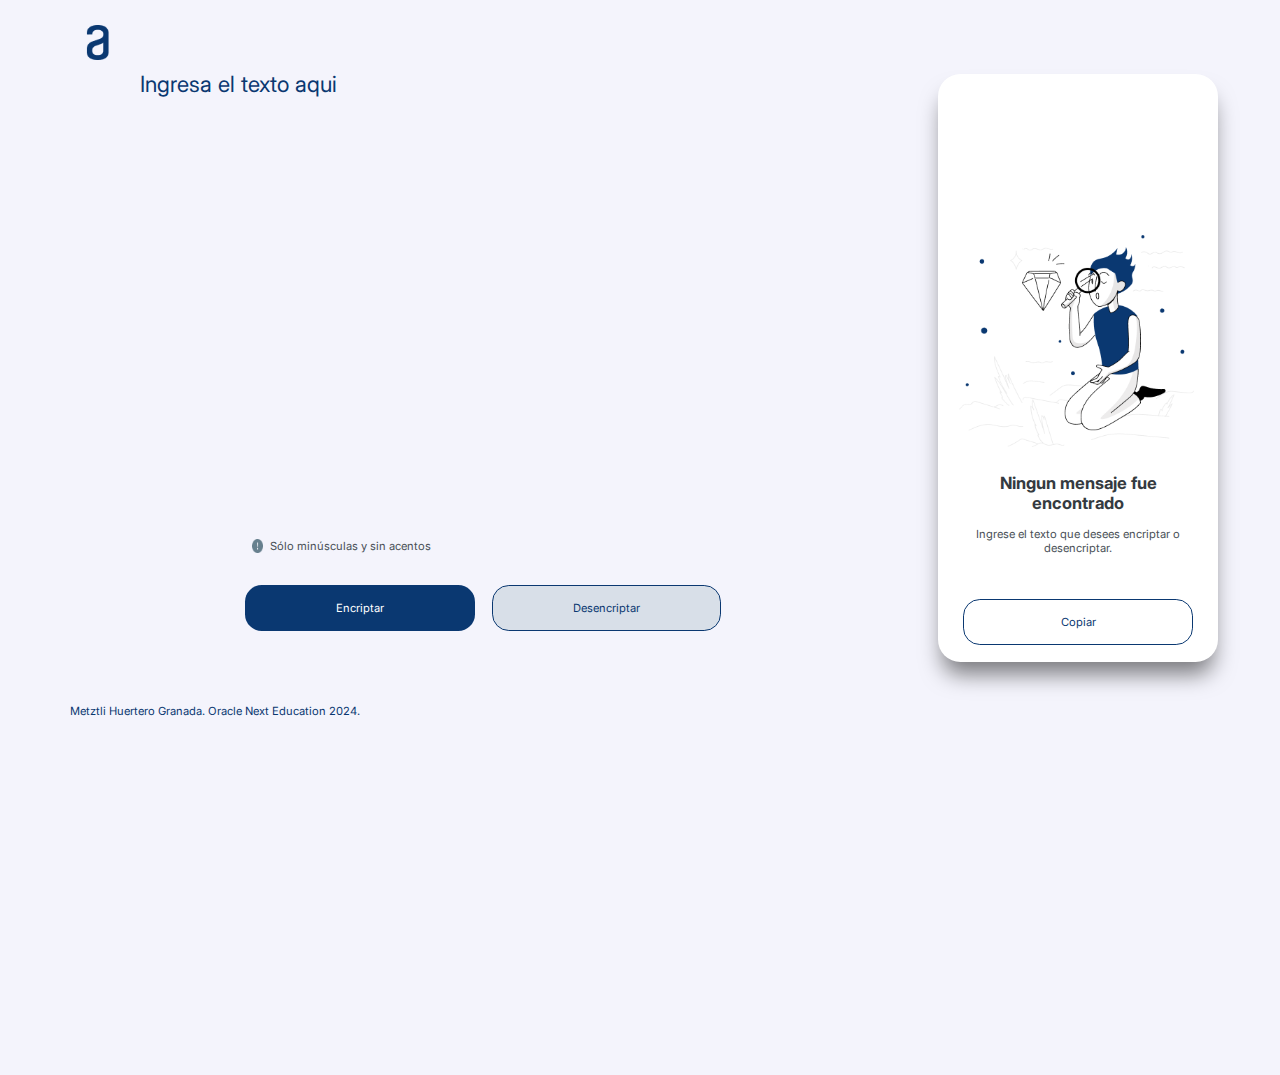
<file: index.html>
<!--Metztli Huertero Granada-->
<!--Challenge Alura 01: Encriptador de texto-->

<!DOCTYPE html>
<html lang="es">
<head>
    <meta charset="UTF-8">
    <meta name="viewport" content="width=device-width, initial-scale=1.0">
    <link rel="stylesheet" href="style.css">
    <link href="https://fonts.googleapis.com/css2?family=Inter:wght@100;200;300;400&display=swap" rel="stylesheet">
    <script type="text/javascript" src="script.js"></script>
    <link rel="icon" href="img/logoIcon.png" type="image/x-icon">
    <title>Encriptador de texto</title>
</head>

<body>
    <header> <!--logo del programa-->
        <img id="logo" src="img/Logo.png" alt="Logo alura">
    </header>

    <section id="seccionEntrada"> <!--Seccion de elementos principales-->
        <div id="divEntrada">  <!--Ingresar el texto-->
            <input type="text" placeholder="Ingresa el texto aqui" id="entradaTexto">
        </div>

        <div id="divMinusculas"> <!--Advertencia de uso de minusculas-->
            <img src="img/exclamacion.png" alt="signo de exclamacion">
            <p style="margin-left: 10px;">Sólo minúsculas y sin acentos</p>
        </div>

        <div id="divBotones"> <!--Contenedor de botones-->
            <button id="btnEncriptar">Encriptar</button>
            <button id="btnDesencriptar">Desencriptar</button>
        </div>
    </section>


    <section id="seccionSalida"> <!--sección para imprimir y copiar texto-->

        <div id="divLupa"> <!--Contenedor de imagen principal de la pagina-->
            <img src="img/Muñeco.png" alt="Muñeco que busca algo">
        </div>

        <div id="divEspera"> <!--Contenedor con mensaje de espera-->
            <h3>Ningun mensaje fue encontrado</h3>
            <p id="msj1">Ingrese el texto que desees encriptar o desencriptar.</p>
        </div>

        <div id="divSalida"> <!--Imprimir el texto-->
            <p id="salidaTexto"></p> <!--Párrafo vacío para imprimir texto encriptado/ desencriptado-->
        </div>

        <div id="divCopiar"> <!--Contenedor del botón de copiar-->
            <button id="btnCopiar">Copiar</button>
        </div>
    </section>
    

    

    <footer>
        <!--Datos personales-->
        <p id="nombre">Metztli Huertero Granada. Oracle Next Education 2024.</p>
    </footer>

</body>

<script>
    //Asignar evento al boton de Encriptar
    let btnEncrip = document.querySelector("#btnEncriptar");
    btnEncrip.onclick = encriptarTexto;

    //Asignación de evento al boton de desencriptar
    let btnDesencrip = document.querySelector("#btnDesencriptar");
    btnDesencrip.onclick = desencriptarTexto;

    //Asignación de evento al boton de desencriptar
    let btnCopia = document.querySelector("#btnCopiar");
    btnCopia.onclick = copiarTexto;
</script>

</html>
</file>
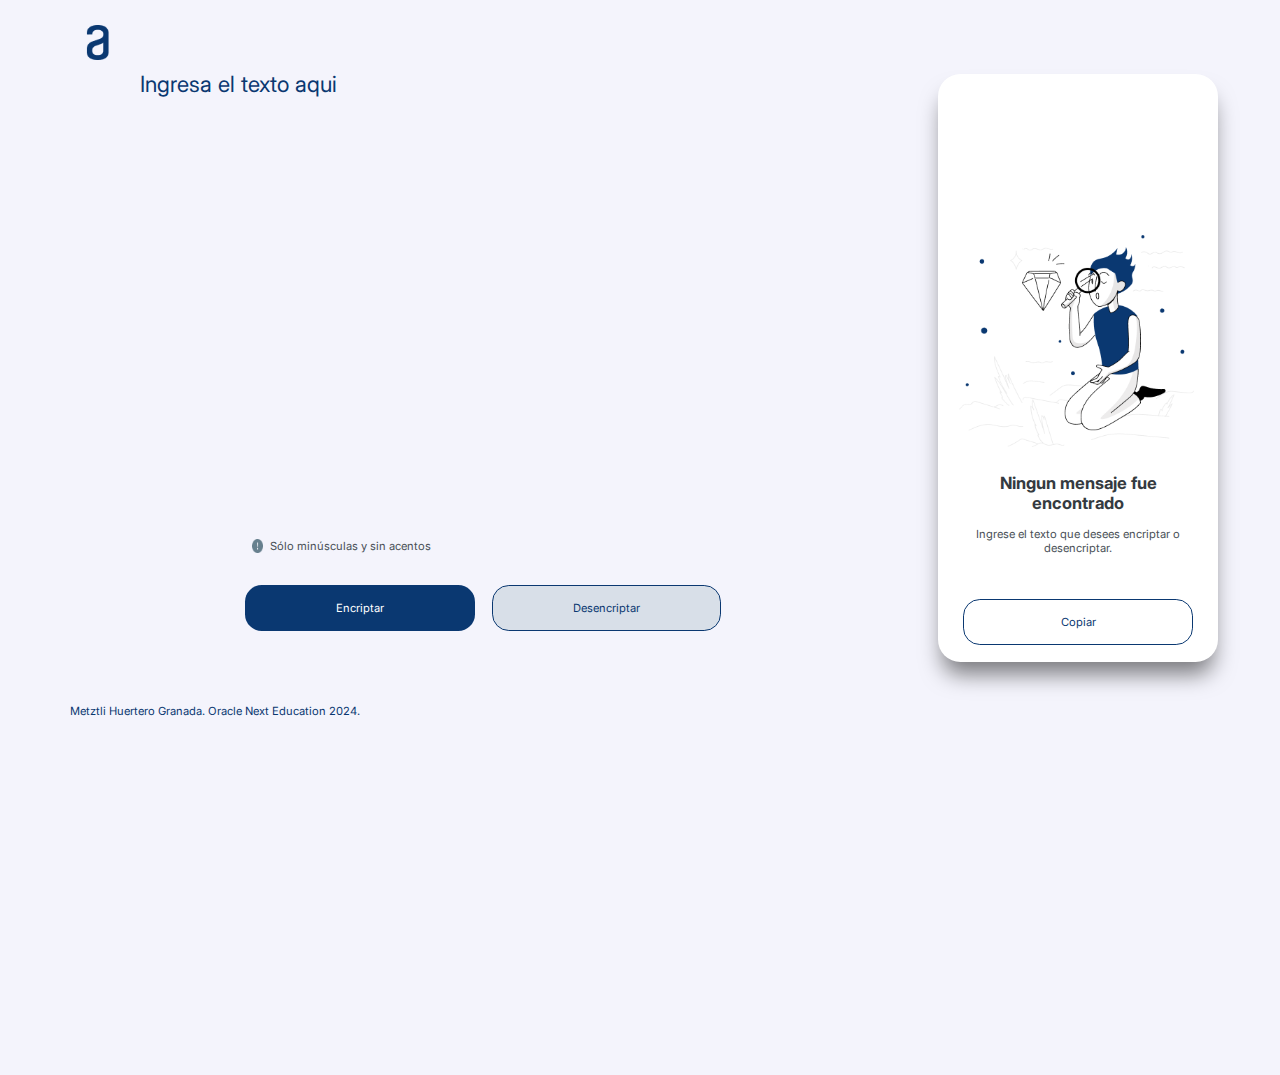
<file: Encriptador/index.html>
<!--Metztli Huertero Granada-->
<!--Challenge Alura 01: Encriptador de texto-->

<!DOCTYPE html>
<html lang="es">
<head>
    <meta charset="UTF-8">
    <meta name="viewport" content="width=device-width, initial-scale=1.0">
    <link rel="stylesheet" href="style.css">
    <link href="https://fonts.googleapis.com/css2?family=Inter:wght@100;200;300;400&display=swap" rel="stylesheet">
    <script type="text/javascript" src="script.js"></script>
    <link rel="icon" href="/Encriptador/img/logoIcon.png" type="image/x-icon">
    <title>Encriptador de texto</title>
</head>

<body>
    <header> <!--logo del programa-->
        <img id="logo" src="/Encriptador/img/Logo.png" alt="Logo alura">
    </header>

    <section id="seccionEntrada"> <!--Seccion de elementos principales-->
        <div id="divEntrada">  <!--Ingresar el texto-->
            <input type="text" placeholder="Ingresa el texto aqui" id="entradaTexto">
        </div>

        <div id="divMinusculas"> <!--Advertencia de uso de minusculas-->
            <img src="/Encriptador/img/exclamacion.png" alt="signo de exclamacion">
            <p style="margin-left: 10px;">Sólo minúsculas y sin acentos</p>
        </div>

        <div id="divBotones"> <!--Contenedor de botones-->
            <button id="btnEncriptar">Encriptar</button>
            <button id="btnDesencriptar">Desencriptar</button>
        </div>
    </section>


    <section id="seccionSalida"> <!--sección para imprimir y copiar texto-->

        <div id="divLupa"> <!--Contenedor de imagen principal de la pagina-->
            <img src="/Encriptador/img/Muñeco.png" alt="Muñeco que busca algo">
        </div>

        <div id="divEspera"> <!--Contenedor con mensaje de espera-->
            <h3>Ningun mensaje fue encontrado</h3>
            <p id="msj1">Ingrese el texto que desees encriptar o desencriptar.</p>
        </div>

        <div id="divSalida"> <!--Imprimir el texto-->
            <p id="salidaTexto"></p> <!--Párrafo vacío para imprimir texto encriptado/ desencriptado-->
        </div>

        <div id="divCopiar"> <!--Contenedor del botón de copiar-->
            <button id="btnCopiar">Copiar</button>
        </div>
    </section>
    

    

    <footer>
        <!--Datos personales-->
        <p id="nombre">Metztli Huertero Granada. Oracle Next Education 2024.</p>
    </footer>

</body>

<script>
    //Asignar evento al boton de Encriptar
    let btnEncrip = document.querySelector("#btnEncriptar");
    btnEncrip.onclick = encriptarTexto;

    //Asignación de evento al boton de desencriptar
    let btnDesencrip = document.querySelector("#btnDesencriptar");
    btnDesencrip.onclick = desencriptarTexto;

    //Asignación de evento al boton de desencriptar
    let btnCopia = document.querySelector("#btnCopiar");
    btnCopia.onclick = copiarTexto;
</script>

</html>
</file>
<file: style.css>
*{
    margin: 0;
    padding: 0;
    font-family: 'Inter', sans-serif;
}

body {
    background-color: #f4f4fc;
    padding-left: 40px;
}

header {
    width: 100%;
    height: 90px;
    padding-top: 15px;
}

#logo {
    width: 120px;
    height: 50px;
    padding-top: 20px;
    padding-left: 40px;
}

main {
    position: absolute;
    width: 100%;
    height: 100%;
    display: flex;
    justify-content: space-between;
    padding-top: 20px;
}

#seccionEntrada {
    position: absolute;
    left: 200px;
    top: 100px;
    width: 1000px;
    height: 600px;
}

#entradaTexto {
    width: 80%;
    height: 100%;
    border: none;
    background-color: #f4f4fc;
    cursor: pointer;
    color: #0A3871;
    font-size: 32px;
    font-weight: 400;
    font-family: 'Inter', sans-serif;
}

#entradaTexto::placeholder {
    color: #0A3871;
}

#divMinusculas {
    position: absolute;
    top: 670px;
    left: 160px;
    display: flex;
    color: #495057;
}

#divBotones {
    position: absolute;
    top: 720px;
    height: 80px;
    padding-left: 15%;
    padding-top: 15px;
}

#btnEncriptar {
    width: 328px;
    height: 67px;
    border-radius: 24px;
    background-color: #0A3871;
    color: white;
    font-size: 16px;
    font-weight: 400;
    font-family: 'Inter', sans-serif;
    border: none;
    margin-right: 20px;
    cursor: pointer;
}

#btnDesencriptar {
    width: 328px;
    height: 67px;
    border-radius: 24px;
    background-color: #D8DFE8;
    color: #0A3871;
    font-size: 16px;
    font-weight: 400;
    font-family: 'Inter', sans-serif;
    border: 1px solid #0A3871;
    cursor: pointer;
}

#seccionSalida {
    display: block;
    position: relative;
    align-items: center;
    width: 400px;
    height: 840px;
    left: 1300px;
    
    background-color: #ffffff;
    box-sizing: border-box;
    border-radius: 32px;
    box-shadow: 0px 24px 32px -8px rgba(0, 0, 0, 0.50);
}

#divLupa {
    position: absolute;
    left: 30px;
    right: 30px;
    top: 180px;
    box-sizing: border-box;
    padding-top: 50px;
}

#divEspera {
    position: absolute;
    box-sizing: border-box;
    top: 570px;
    left: 40px;
    right: 40px;
    align-items: center;
}

#divEspera h3 {
    font-size: 24px;
    font-weight: 700;
    font-family: 'Inter', sans-serif;
    text-align: center;
    color: #343A40;
}

#divEspera p {
    font-family: 'Inter', sans-serif;
    font-weight: 400;
    font-size: 16px;
    text-align: center;
    color: #495057;
    padding-top: 20px;
}

#divSalida {
    position: absolute;
    bottom: 330px;
    width: 320px;
    height: 450px;
    padding: 0;
    box-sizing: border-box;
    margin-left: 25px;
}

#divSalida p {
    color: #495057;
    font-size: 25px;
}

#divCopiar {
    display: flex;
    position: absolute;
    bottom: 400px;
    top: 700px;
    background-color: aqua;
    padding-left: 40px;
}

#btnCopiar {
    width: 328px;
    height: 67px;
    border-radius: 24px;
    background-color: #ffffff;
    color: #0A3871;
    font-size: 16px;
    font-weight: 400;
    font-family: 'Inter', sans-serif;
    border: 1px solid #0A3871;
    cursor: pointer;
    position: relative;
    top: 50px;
    right: 4px;
}

.ocultar{
    display: none;
}

html {
    zoom: 70%;
    -moz-transform: scale(1.0);
    -webkit-transform: scale(1.9);
    transform: scale(1.0);
}

footer {
    width: 100%;
    height: 70px;
}

#nombre {
    margin-left: 60px;
    margin-top: 60px;
    margin-bottom: 60px;
    color: #0A3871;
}
</file>
<file: Encriptador/style.css>
*{
    margin: 0;
    padding: 0;
    font-family: 'Inter', sans-serif;
}

body {
    background-color: #f4f4fc;
    padding-left: 40px;
}

header {
    width: 100%;
    height: 90px;
    padding-top: 15px;
}

#logo {
    width: 120px;
    height: 50px;
    padding-top: 20px;
    padding-left: 40px;
}

main {
    position: absolute;
    width: 100%;
    height: 100%;
    display: flex;
    justify-content: space-between;
    padding-top: 20px;
}

#seccionEntrada {
    position: absolute;
    left: 200px;
    top: 100px;
    width: 1000px;
    height: 600px;
}

#entradaTexto {
    width: 80%;
    height: 100%;
    border: none;
    background-color: #f4f4fc;
    cursor: pointer;
    color: #0A3871;
    font-size: 32px;
    font-weight: 400;
    font-family: 'Inter', sans-serif;
}

#entradaTexto::placeholder {
    color: #0A3871;
}

#divMinusculas {
    position: absolute;
    top: 670px;
    left: 160px;
    display: flex;
    color: #495057;
}

#divBotones {
    position: absolute;
    top: 720px;
    height: 80px;
    padding-left: 15%;
    padding-top: 15px;
}

#btnEncriptar {
    width: 328px;
    height: 67px;
    border-radius: 24px;
    background-color: #0A3871;
    color: white;
    font-size: 16px;
    font-weight: 400;
    font-family: 'Inter', sans-serif;
    border: none;
    margin-right: 20px;
    cursor: pointer;
}

#btnDesencriptar {
    width: 328px;
    height: 67px;
    border-radius: 24px;
    background-color: #D8DFE8;
    color: #0A3871;
    font-size: 16px;
    font-weight: 400;
    font-family: 'Inter', sans-serif;
    border: 1px solid #0A3871;
    cursor: pointer;
}

#seccionSalida {
    display: block;
    position: relative;
    align-items: center;
    width: 400px;
    height: 840px;
    left: 1300px;
    
    background-color: #ffffff;
    box-sizing: border-box;
    border-radius: 32px;
    box-shadow: 0px 24px 32px -8px rgba(0, 0, 0, 0.50);
}

#divLupa {
    position: absolute;
    left: 30px;
    right: 30px;
    top: 180px;
    box-sizing: border-box;
    padding-top: 50px;
}

#divEspera {
    position: absolute;
    box-sizing: border-box;
    top: 570px;
    left: 40px;
    right: 40px;
    align-items: center;
}

#divEspera h3 {
    font-size: 24px;
    font-weight: 700;
    font-family: 'Inter', sans-serif;
    text-align: center;
    color: #343A40;
}

#divEspera p {
    font-family: 'Inter', sans-serif;
    font-weight: 400;
    font-size: 16px;
    text-align: center;
    color: #495057;
    padding-top: 20px;
}

#divSalida {
    position: absolute;
    bottom: 330px;
    width: 320px;
    height: 450px;
    padding: 0;
    box-sizing: border-box;
    margin-left: 25px;
}

#divSalida p {
    color: #495057;
    font-size: 25px;
}

#divCopiar {
    display: flex;
    position: absolute;
    bottom: 400px;
    top: 700px;
    background-color: aqua;
    padding-left: 40px;
}

#btnCopiar {
    width: 328px;
    height: 67px;
    border-radius: 24px;
    background-color: #ffffff;
    color: #0A3871;
    font-size: 16px;
    font-weight: 400;
    font-family: 'Inter', sans-serif;
    border: 1px solid #0A3871;
    cursor: pointer;
    position: relative;
    top: 50px;
    right: 4px;
}

.ocultar{
    display: none;
}

html {
    zoom: 70%;
    -moz-transform: scale(1.0);
    -webkit-transform: scale(1.9);
    transform: scale(1.0);
}

footer {
    width: 100%;
    height: 70px;
}

#nombre {
    margin-left: 60px;
    margin-top: 60px;
    margin-bottom: 60px;
    color: #0A3871;
}
</file>
